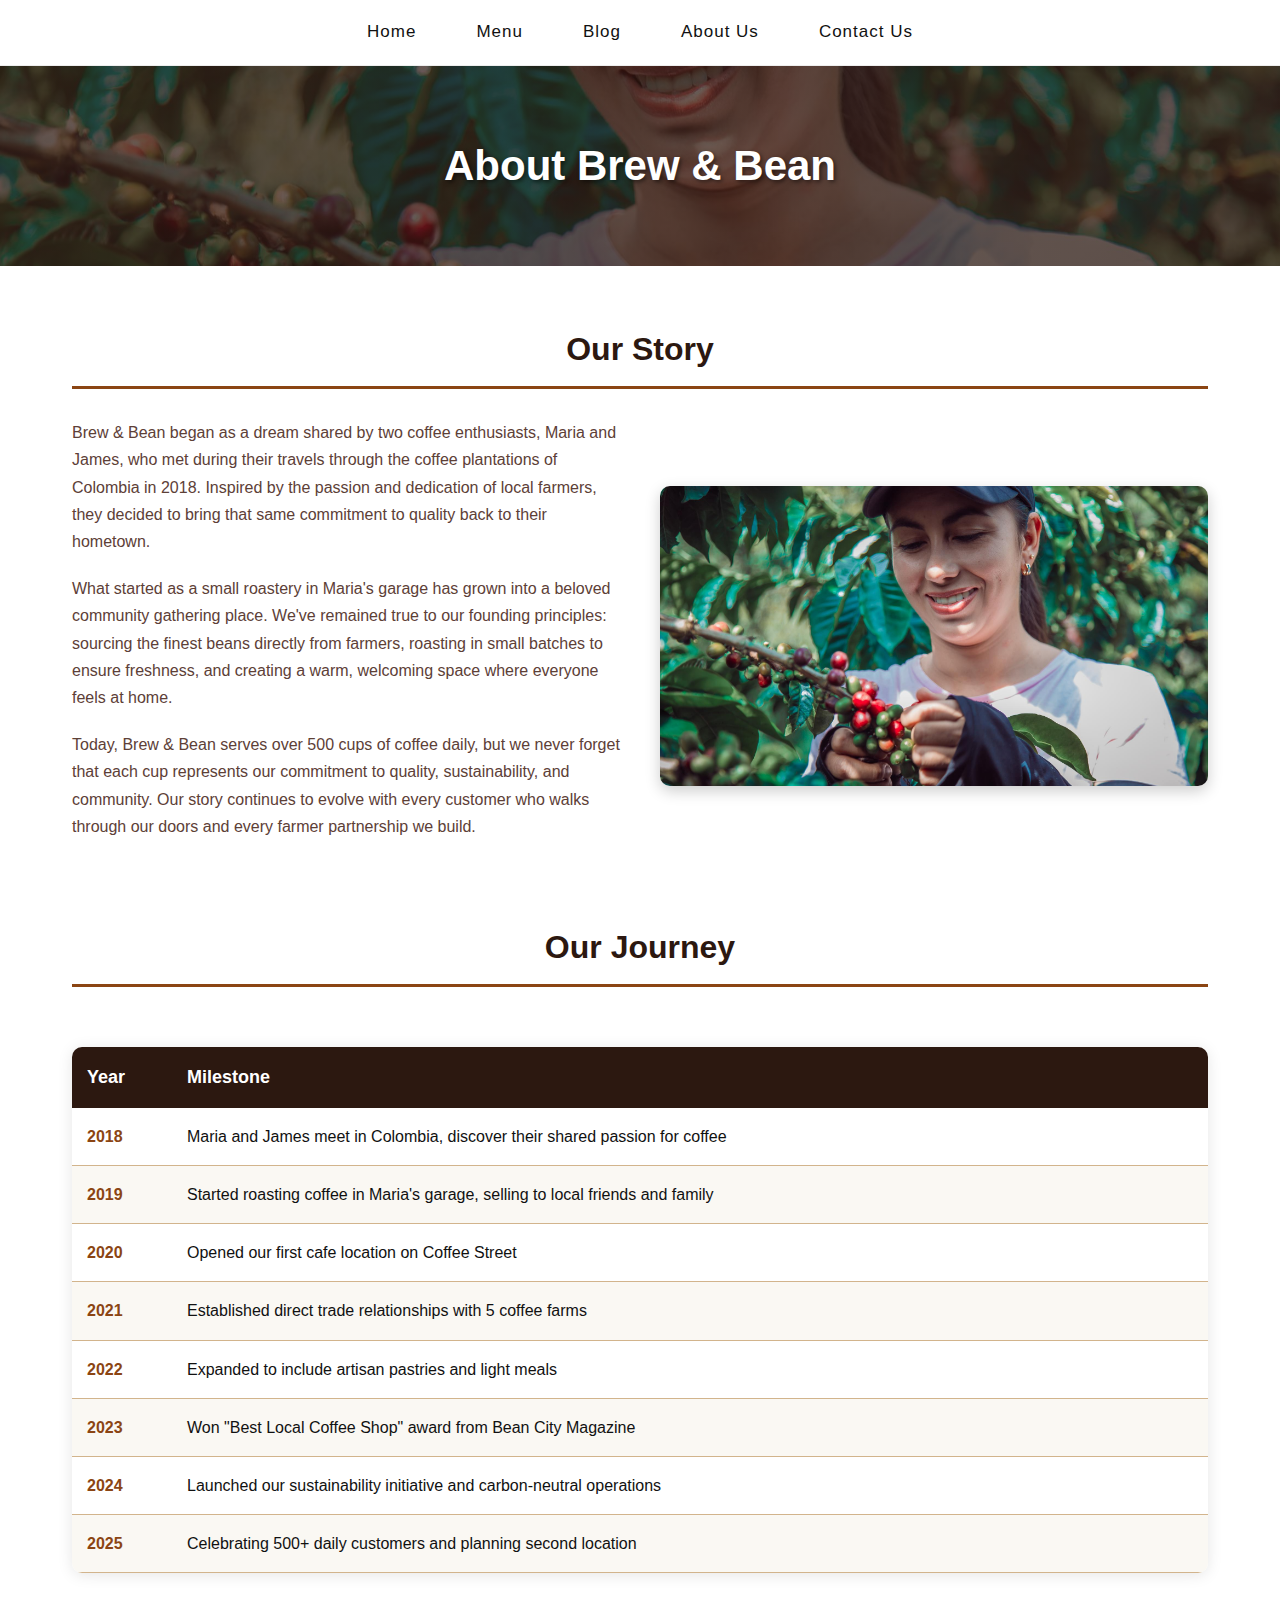
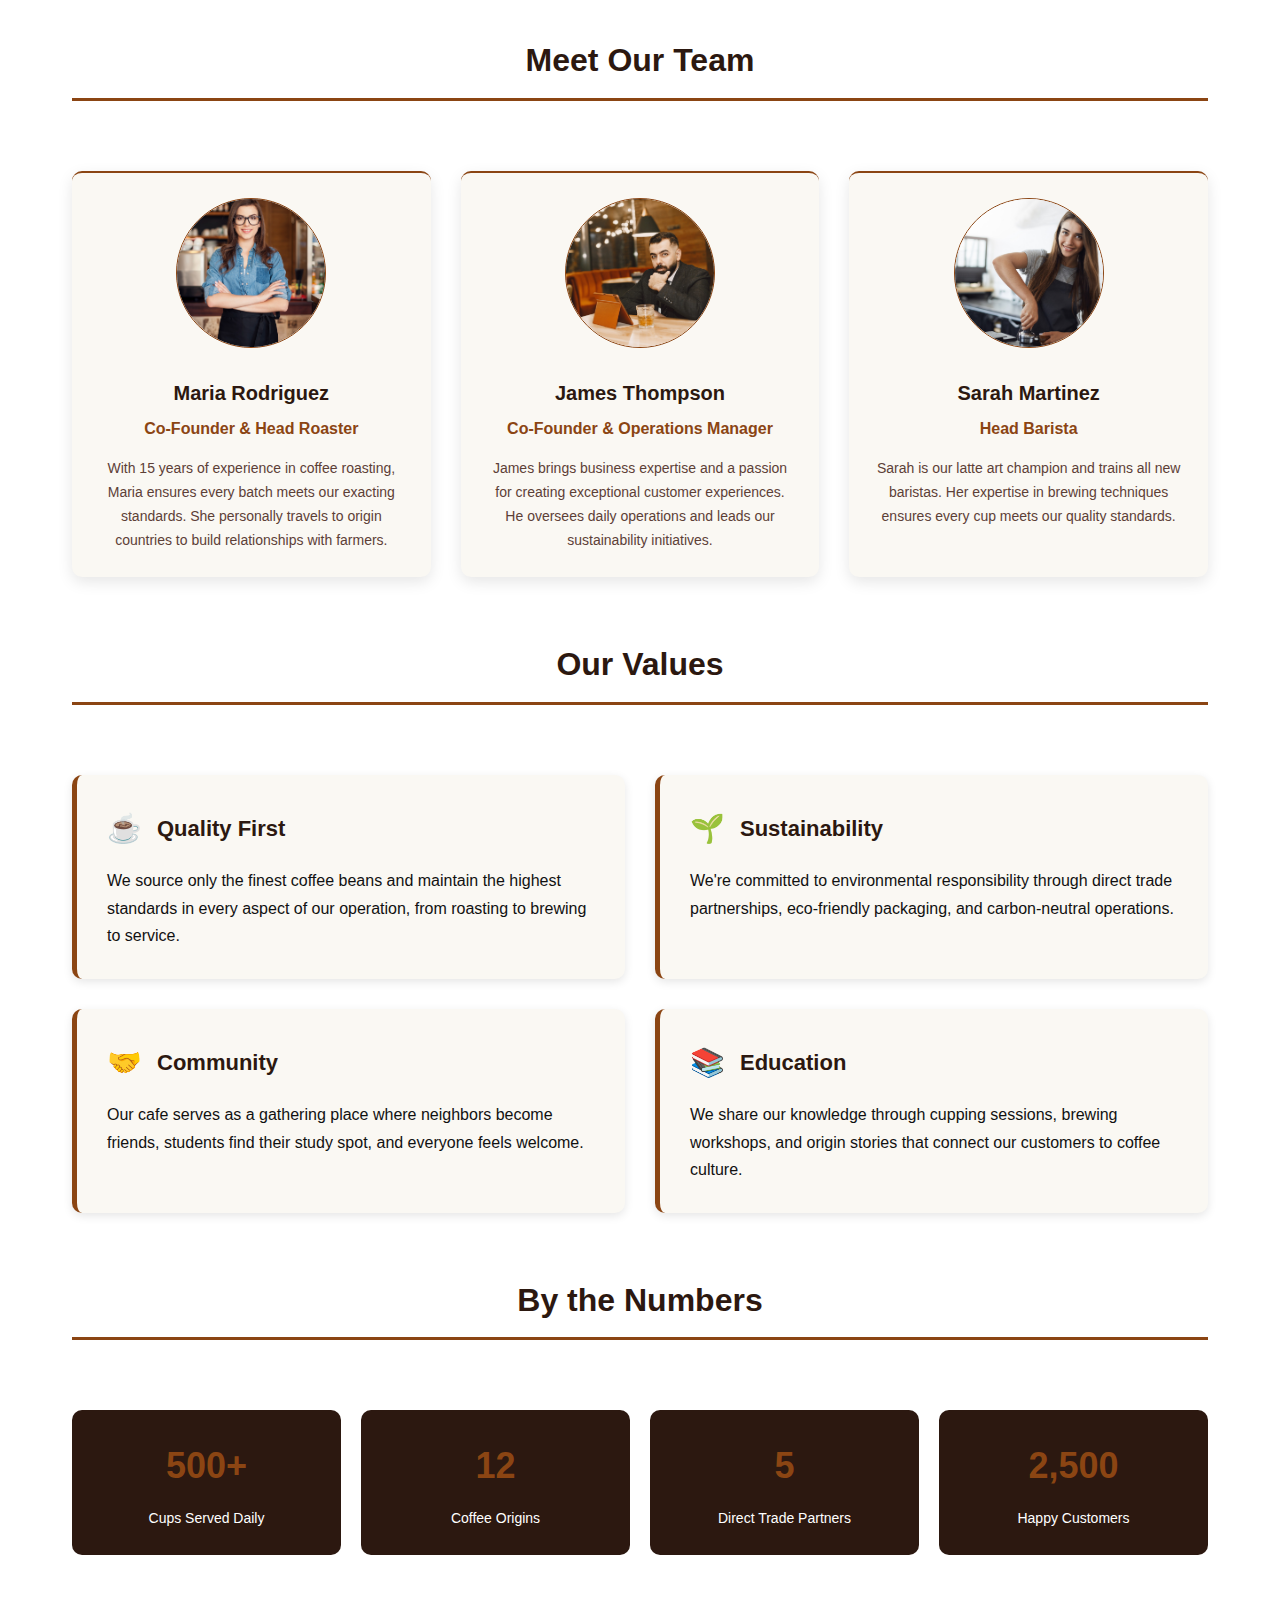
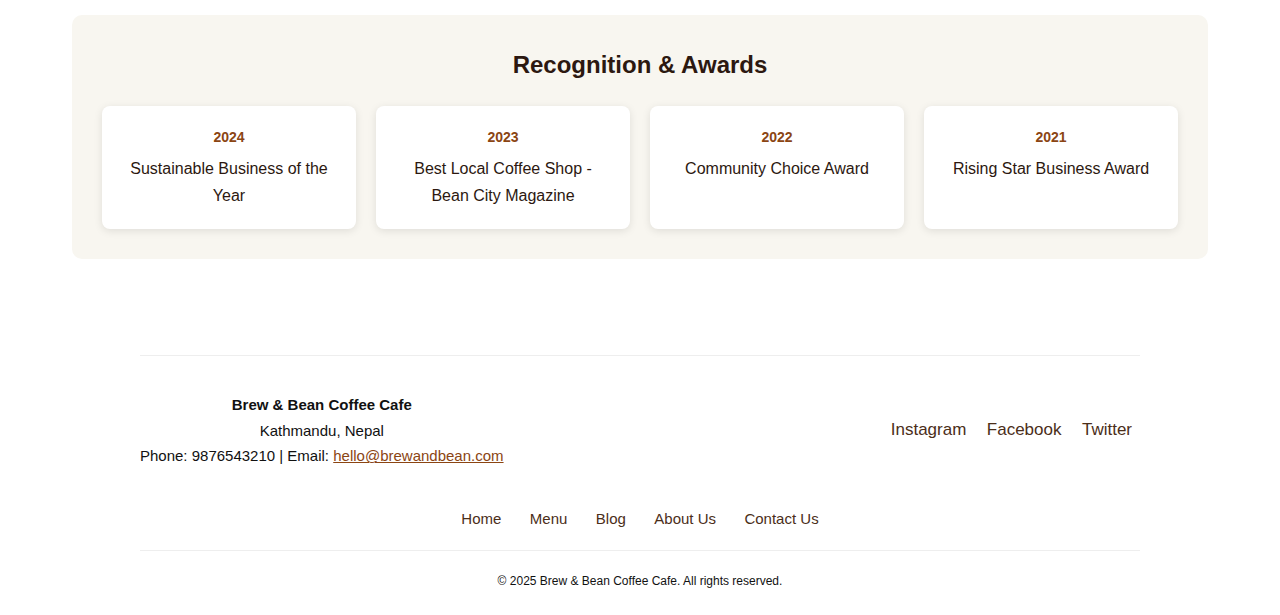
<file: about.html>
<!DOCTYPE html>
<html lang="en">
<head>
    <meta charset="UTF-8">
    <meta name="viewport" content="width=device-width, initial-scale=1.0">
    <title>About Us - Brew & Bean Coffee Cafe</title>
    <link rel="stylesheet" href="style.css">
    <style>
        .page-header {
            background: linear-gradient(rgba(44, 24, 16, 0.7), rgba(44, 24, 16, 0.7)), url('images/plantation.jpg');
            background-size: cover;
            background-position: center;
            height: 200px;
            display: flex;
            align-items: center;
            justify-content: center;
            color: white;
            text-align: center;
        }

        .page-header h1 {
            font-size: 42px;
            text-shadow: 2px 2px 4px rgba(0,0,0,0.5);
        }

        .main-content {
            padding: 56px 32px 56px 32px;
        }

        .section {
            margin-bottom: 60px;
        }

        .section h2 {
            font-size: 32px;
            color: #2c1810;
            text-align: center;
            margin-bottom: 30px;
            border-bottom: 3px solid #8b4513;
            padding-bottom: 10px;
            display: inline-block;
            width: 100%;
        }

        .story-section {
            display: grid;
            grid-template-columns: 1fr 1fr;
            gap: 40px;
            align-items: center;
            margin-bottom: 40px;
        }

        .story-text {
            font-size: 16px;
            color: #5d4037;
        }

        .story-text p {
            margin-bottom: 20px;
        }

        .story-image img {
            width: 100%;
            height: 300px;
            object-fit: cover;
            border-radius: 10px;
            box-shadow: 0 5px 15px rgba(0,0,0,0.2);
        }

        .team-grid {
            display: grid;
            grid-template-columns: repeat(3, 1fr);
            gap: 30px;
            margin-top: 40px;
        }

        .team-member {
            background: #faf8f3;
            padding: 25px;
            border-radius: 10px;
            text-align: center;
            box-shadow: 0 5px 15px rgba(0,0,0,0.1);
            border-top: 2px solid #8b4513;
        }

        .team-member img {
            width: 150px;
            height: 150px;
            border-radius: 50%;
            object-fit: cover;
            margin-bottom: 20px;
            border: 1px solid #8b4513;
        }

        .team-member h3 {
            font-size: 20px;
            color: #2c1810;
            margin-bottom: 5px;
        }

        .team-member .role {
            color: #8b4513;
            font-weight: bold;
            margin-bottom: 15px;
        }

        .team-member p {
            font-size: 14px;
            color: #5d4037;
        }

        .values-grid {
            display: grid;
            grid-template-columns: repeat(2, 1fr);
            gap: 30px;
            margin-top: 40px;
        }

        .value-card {
            background: #faf8f3;
            padding: 30px;
            border-radius: 10px;
            border-left: 5px solid #8b4513;
            box-shadow: 0 3px 10px rgba(0,0,0,0.1);
        }

        .value-card h3 {
            font-size: 22px;
            color: #2c1810;
            margin-bottom: 15px;
            display: flex;
            align-items: center;
        }

        .value-icon {
            font-size: 28px;
            margin-right: 15px;
            color: #8b4513;
        }

        .timeline-table {
            width: 100%;
            border-collapse: collapse;
            margin: 30px 0;
            box-shadow: 0 2px 15px rgba(0,0,0,0.1);
            border-radius: 10px;
            overflow: hidden;
        }

        .timeline-table th {
            background-color: #2c1810;
            color: white;
            padding: 15px;
            text-align: left;
            font-size: 18px;
        }

        .timeline-table td {
            padding: 15px;
            border-bottom: 1px solid #d2b48c;
        }

        .timeline-table tr:nth-child(even) {
            background-color: #faf8f3;
        }

        .timeline-table .year {
            font-weight: bold;
            color: #8b4513;
            width: 100px;
        }

        .awards {
            background: #f8f6f0;
            padding: 30px;
            border-radius: 10px;
            margin: 40px 0;
            text-align: center;
        }

        .awards h3 {
            color: #2c1810;
            margin-bottom: 20px;
            font-size: 24px;
        }

        .awards-list {
            display: flex;
            justify-content: space-around;
            flex-wrap: wrap;
            gap: 20px;
        }

        .award {
            background: white;
            padding: 20px;
            border-radius: 8px;
            box-shadow: 0 2px 8px rgba(0,0,0,0.1);
            flex: 1;
            min-width: 200px;
        }

        .award-year {
            color: #8b4513;
            font-weight: bold;
            font-size: 14px;
        }

        .award-title {
            color: #2c1810;
            font-size: 16px;
            margin-top: 5px;
        }

        .stats {
            display: grid;
            grid-template-columns: repeat(4, 1fr);
            gap: 20px;
            margin: 40px 0;
        }

        .stat {
            background: #2c1810;
            color: white;
            padding: 25px;
            border-radius: 10px;
            text-align: center;
        }

        .stat-number {
            font-size: 36px;
            font-weight: bold;
            color: #8b4513;
            display: block;
        }

        .stat-label {
            font-size: 14px;
            margin-top: 10px;
        }

    </style>
</head>
<body>
    <div class="container">
        <nav>
            <ul>
                <li><a href="index.html">Home</a></li>
                <li><a href="menu.html">Menu</a></li>
                <li><a href="blog.html">Blog</a></li>
                <li><a href="about.html" class="current">About Us</a></li>
                <li><a href="contact.html">Contact Us</a></li>
            </ul>
        </nav>

        <section class="page-header">
            <h1>About Brew & Bean</h1>
        </section>
        <main class="main-content" style="width: 1200px; margin: 0 auto;">
            <section class="section">
                <h2>Our Story</h2>
                <div class="story-section">
                    <div class="story-text">
                        <p>Brew & Bean began as a dream shared by two coffee enthusiasts, Maria and James, who met during their travels through the coffee plantations of Colombia in 2018. Inspired by the passion and dedication of local farmers, they decided to bring that same commitment to quality back to their hometown.</p>
                        <p>What started as a small roastery in Maria's garage has grown into a beloved community gathering place. We've remained true to our founding principles: sourcing the finest beans directly from farmers, roasting in small batches to ensure freshness, and creating a warm, welcoming space where everyone feels at home.</p>
                        <p>Today, Brew & Bean serves over 500 cups of coffee daily, but we never forget that each cup represents our commitment to quality, sustainability, and community. Our story continues to evolve with every customer who walks through our doors and every farmer partnership we build.</p>
                    </div>
                    <div class="story-image">
                        <img src="images/plantation.jpg" alt="plantation" style="">
                    </div>
                </div>
            </section>

            <section class="section">
                <h2>Our Journey</h2>
                <table class="timeline-table">
                    <thead>
                        <tr>
                            <th>Year</th>
                            <th>Milestone</th>
                        </tr>
                    </thead>
                    <tbody>
                        <tr>
                            <td class="year">2018</td>
                            <td>Maria and James meet in Colombia, discover their shared passion for coffee</td>
                        </tr>
                        <tr>
                            <td class="year">2019</td>
                            <td>Started roasting coffee in Maria's garage, selling to local friends and family</td>
                        </tr>
                        <tr>
                            <td class="year">2020</td>
                            <td>Opened our first cafe location on Coffee Street</td>
                        </tr>
                        <tr>
                            <td class="year">2021</td>
                            <td>Established direct trade relationships with 5 coffee farms</td>
                        </tr>
                        <tr>
                            <td class="year">2022</td>
                            <td>Expanded to include artisan pastries and light meals</td>
                        </tr>
                        <tr>
                            <td class="year">2023</td>
                            <td>Won "Best Local Coffee Shop" award from Bean City Magazine</td>
                        </tr>
                        <tr>
                            <td class="year">2024</td>
                            <td>Launched our sustainability initiative and carbon-neutral operations</td>
                        </tr>
                        <tr>
                            <td class="year">2025</td>
                            <td>Celebrating 500+ daily customers and planning second location</td>
                        </tr>
                    </tbody>
                </table>
            </section>

            <section class="section">
                <h2>Meet Our Team</h2>
                <div class="team-grid">
                    <div class="team-member">
                        <img src="images/founder.jpg" alt="Maria Rodriguez">
                        <h3>Maria Rodriguez</h3>
                        <div class="role">Co-Founder & Head Roaster</div>
                        <p>With 15 years of experience in coffee roasting, Maria ensures every batch meets our exacting standards. She personally travels to origin countries to build relationships with farmers.</p>
                    </div>
                    <div class="team-member">
                        <img src="images/co-founder.jpg" alt="James Thompson">
                        <h3>James Thompson</h3>
                        <div class="role">Co-Founder & Operations Manager</div>
                        <p>James brings business expertise and a passion for creating exceptional customer experiences. He oversees daily operations and leads our sustainability initiatives.</p>
                    </div>
                    <div class="team-member">
                        <img src="images/barista.jpg" alt="Sarah Martinez">
                        <h3>Sarah Martinez</h3>
                        <div class="role">Head Barista</div>
                        <p>Sarah is our latte art champion and trains all new baristas. Her expertise in brewing techniques ensures every cup meets our quality standards.</p>
                    </div>  
                </div>
            </section>

            <section class="section">
                <h2>Our Values</h2>
                <div class="values-grid">
                    <div class="value-card">
                        <h3><span class="value-icon">☕</span>Quality First</h3>
                        <p>We source only the finest coffee beans and maintain the highest standards in every aspect of our operation, from roasting to brewing to service.</p>
                    </div>
                    <div class="value-card">
                        <h3><span class="value-icon">🌱</span>Sustainability</h3>
                        <p>We're committed to environmental responsibility through direct trade partnerships, eco-friendly packaging, and carbon-neutral operations.</p>
                    </div>
                    <div class="value-card">
                        <h3><span class="value-icon">🤝</span>Community</h3>
                        <p>Our cafe serves as a gathering place where neighbors become friends, students find their study spot, and everyone feels welcome.</p>
                    </div>
                    <div class="value-card">
                        <h3><span class="value-icon">📚</span>Education</h3>
                        <p>We share our knowledge through cupping sessions, brewing workshops, and origin stories that connect our customers to coffee culture.</p>
                    </div>
                </div>
            </section>

            <section class="section">
                <h2>By the Numbers</h2>
                <div class="stats">
                    <div class="stat">
                        <span class="stat-number">500+</span>
                        <div class="stat-label">Cups Served Daily</div>
                    </div>
                    <div class="stat">
                        <span class="stat-number">12</span>
                        <div class="stat-label">Coffee Origins</div>
                    </div>
                    <div class="stat">
                        <span class="stat-number">5</span>
                        <div class="stat-label">Direct Trade Partners</div>
                    </div>
                    <div class="stat">
                        <span class="stat-number">2,500</span>
                        <div class="stat-label">Happy Customers</div>
                    </div>
                </div>
            </section>

            <section class="awards">
                <h3>Recognition & Awards</h3>
                <div class="awards-list">
                    <div class="award">
                        <div class="award-year">2024</div>
                        <div class="award-title">Sustainable Business of the Year</div>
                    </div>
                    <div class="award">
                        <div class="award-year">2023</div>
                        <div class="award-title">Best Local Coffee Shop - Bean City Magazine</div>
                    </div>
                    <div class="award">
                        <div class="award-year">2022</div>
                        <div class="award-title">Community Choice Award</div>
                    </div>
                    <div class="award">
                        <div class="award-year">2021</div>
                        <div class="award-title">Rising Star Business Award</div>
                    </div>
                </div>
            </section>
        </main>
        <footer style="width: 1000px; margin: 0 auto;">
            <div class="footer-content">
                <div class="footer-info">
                    <strong>Brew & Bean Coffee Cafe</strong><br>
                    Kathmandu, Nepal<br>
                    Phone: 9876543210 | Email: <a href="mailto:hello@brewandbean.com" style="color: #8b4513;">hello@brewandbean.com</a>
                </div>
                <div class="external-links">
                    <a href="https://www.instagram.com" target="_blank">Instagram</a>
                    <a href="https://www.facebook.com" target="_blank">Facebook</a>
                    <a href="https://www.twitter.com" target="_blank">Twitter</a>
                </div>
            </div>
            <nav class="footer-nav">
                <a href="index.html">Home</a>
                <a href="menu.html">Menu</a>
                <a href="blog.html">Blog</a>
                <a href="about.html">About Us</a>
                <a href="contact.html">Contact Us</a>
            </nav>
            <p style="margin-top: 20px; font-size: 12px;">&copy; 2025 Brew & Bean Coffee Cafe. All rights reserved.</p>
        </footer>
    </div>
</body>
</html>
</file>
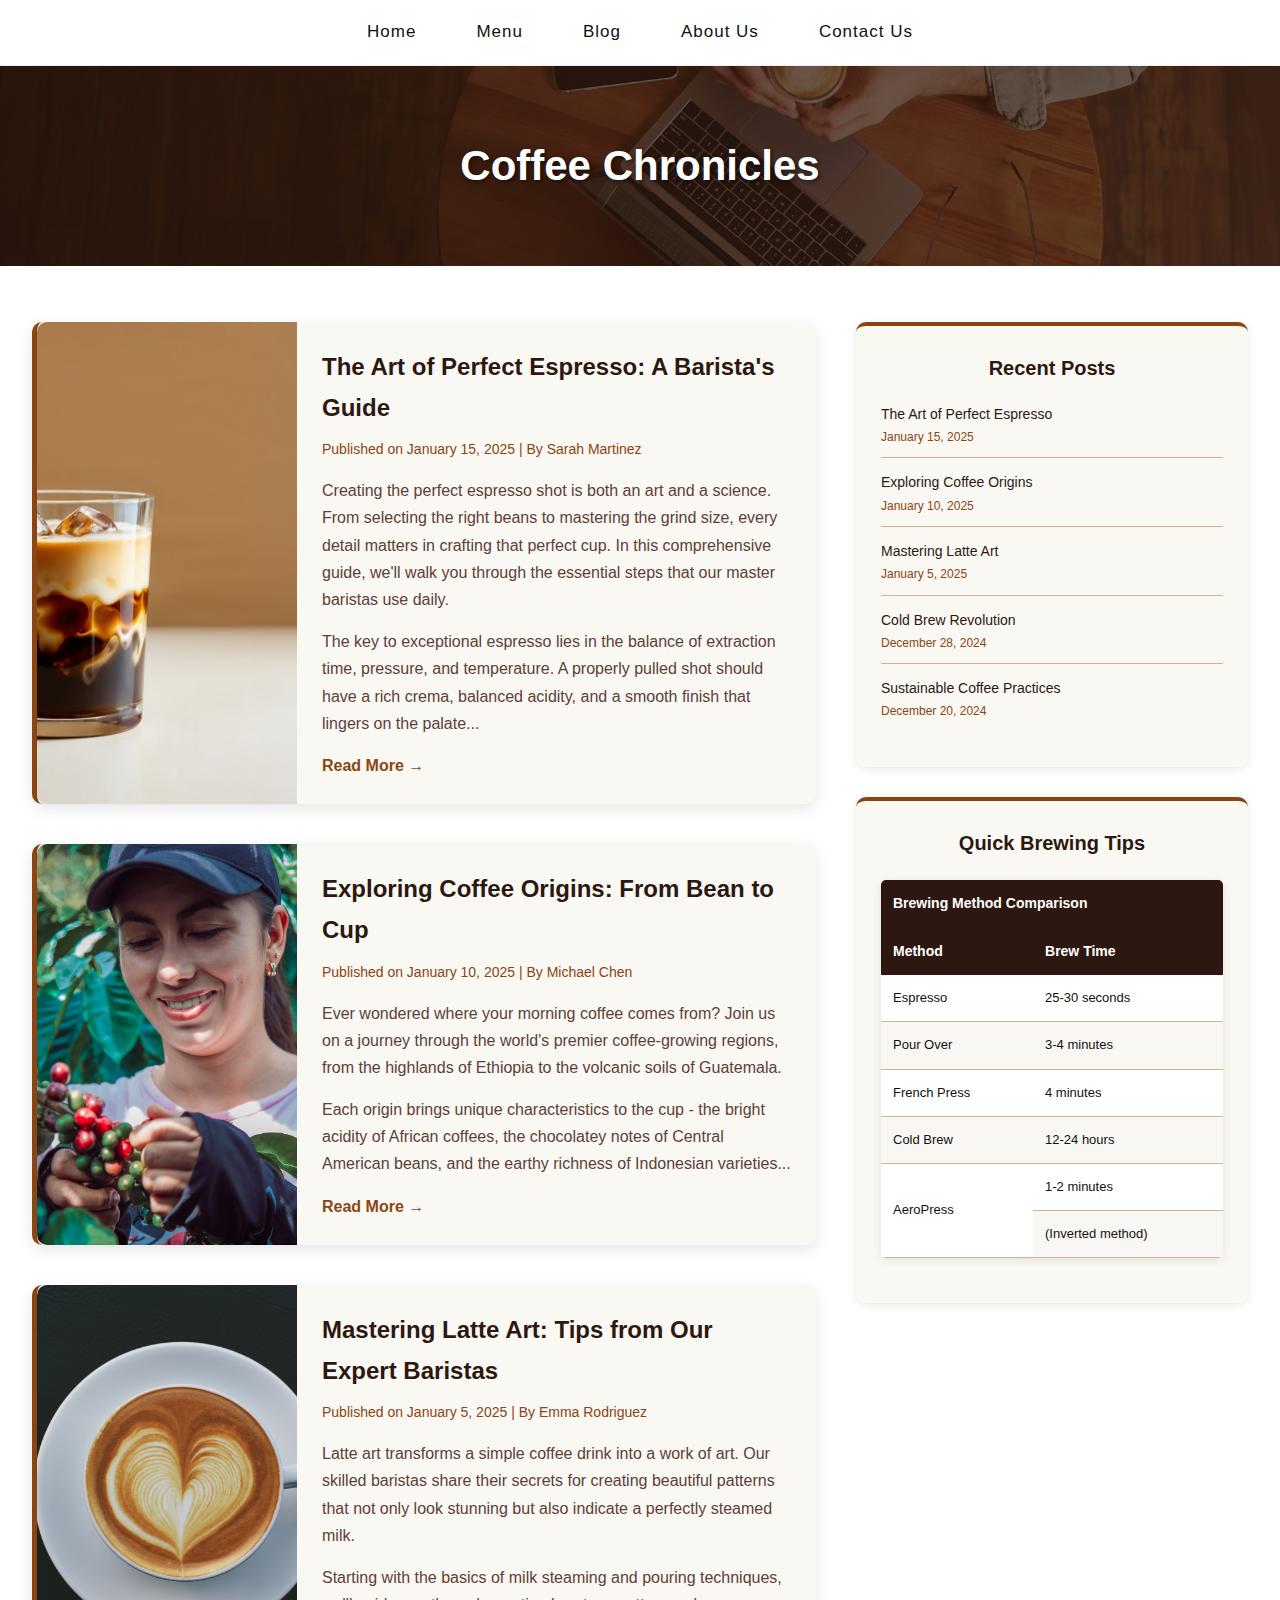
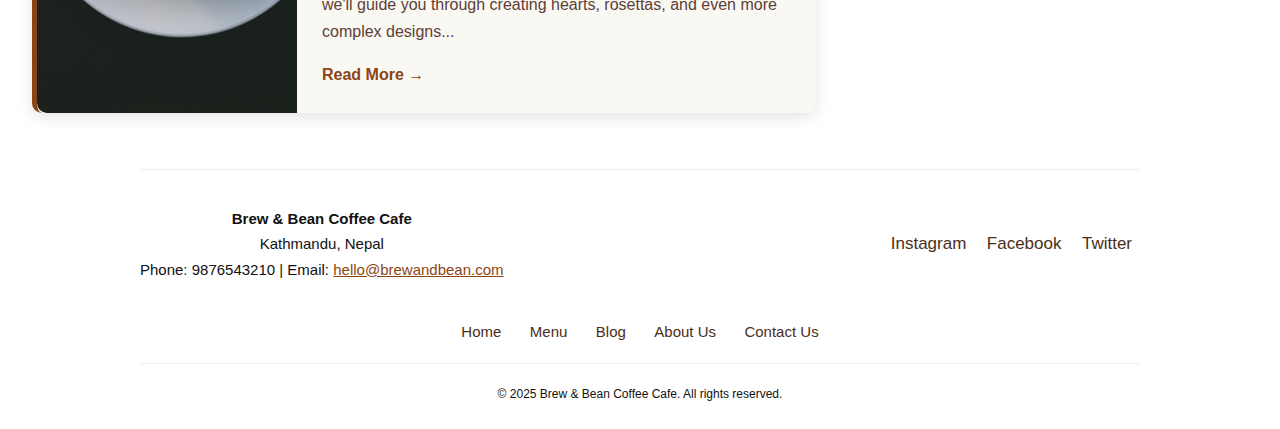
<file: blog.html>
<!DOCTYPE html>
<html lang="en">
<head>
    <meta charset="UTF-8">
    <meta name="viewport" content="width=device-width, initial-scale=1.0">
    <title>Blog - Brew & Bean Coffee Cafe</title>
    <link rel="stylesheet" href="style.css">
    <style>
        .page-header {
            background: linear-gradient(rgba(44, 24, 16, 0.7), rgba(44, 24, 16, 0.7)), url('images/blog-header.jpg');
            background-size: cover;
            background-position: center;
            height: 200px;
            display: flex;
            align-items: center;
            justify-content: center;
            color: white;
            text-align: center;
        }

        .page-header h1 {
            font-size: 42px;
            text-shadow: 2px 2px 4px rgba(0,0,0,0.5);
        }

        .main-content {
            padding: 56px 32px 56px 32px;
        }

        .blog-grid {
            display: grid;
            grid-template-columns: 2fr 1fr;
            gap: 40px;
        }

        .blog-posts {
            display: flex;
            flex-direction: column;
            gap: 40px;
        }

        .blog-post {
            background: #faf8f3;
            border-radius: 10px;
            overflow: hidden;
            box-shadow: 0 5px 15px rgba(0,0,0,0.1);
            border-left: 5px solid #8b4513;
            display: flex;
            flex-direction: row;
            align-items: stretch;
            gap: 0;
        }

        .blog-post img {
            width: 260px;
            height: 100%;
            object-fit: cover;
            border-radius: 10px 0 0 10px;
            flex-shrink: 0;
        }

        .blog-post-content {
            padding: 25px;
            display: flex;
            flex-direction: column;
            justify-content: center;
        }

        .blog-post h2 {
            font-size: 24px;
            color: #2c1810;
            margin-bottom: 10px;
        }

        .blog-meta {
            color: #8b4513;
            font-size: 14px;
            margin-bottom: 15px;
        }

        .blog-post p {
            color: #5d4037;
            margin-bottom: 15px;
        }

        .read-more {
            color: #8b4513;
            text-decoration: none;
            font-weight: bold;
            transition: color 0.3s ease;
        }

        .read-more:hover {
            color: #2c1810;
            text-decoration: underline;
        }

        .sidebar {
            display: flex;
            flex-direction: column;
            gap: 30px;
        }

        .sidebar-widget {
            background: #faf8f3;
            padding: 25px;
            border-radius: 10px;
            border-top: 4px solid #8b4513;
            box-shadow: 0 2px 10px rgba(0,0,0,0.1);
        }

        .sidebar-widget h3 {
            font-size: 20px;
            color: #2c1810;
            margin-bottom: 15px;
            text-align: center;
        }

        .recent-posts {
            list-style: none;
        }

        .recent-posts li {
            margin-bottom: 10px;
            padding-bottom: 10px;
            border-bottom: 1px solid #d2b48c;
        }

        .recent-posts li:last-child {
            border-bottom: none;
        }

        .recent-posts a {
            color: #2c1810;
            text-decoration: none;
            font-size: 14px;
        }

        .recent-posts a:hover {
            color: #8b4513;
        }

        .recent-posts .post-date {
            color: #8b4513;
            font-size: 12px;
        }

        .categories {
            list-style: none;
        }

        .categories li {
            margin-bottom: 8px;
        }

        .categories a {
            color: #2c1810;
            text-decoration: none;
            display: flex;
            justify-content: space-between;
            padding: 5px 0;
        }

        .categories a:hover {
            color: #8b4513;
        }

        .category-count {
            color: #8b4513;
            font-size: 12px;
        }

        .tips-table {
            width: 100%;
            border-collapse: collapse;
            margin: 20px 0;
            background: white;
            border-radius: 5px;
            overflow: hidden;
            box-shadow: 0 2px 10px rgba(0,0,0,0.1);
        }

        .tips-table th {
            background-color: #2c1810;
            color: white;
            padding: 12px;
            text-align: left;
            font-size: 14px;
        }

        .tips-table td {
            padding: 12px;
            border-bottom: 1px solid #d2b48c;
            font-size: 13px;
        }

        .tips-table tr:nth-child(even) {
            background-color: #f9f7f3;
        }
        .newsletter-form {
            text-align: center;
        }

        .newsletter-form input[type="email"] {
            width: 100%;
            padding: 10px;
            margin: 10px 0;
            border: 2px solid #d2b48c;
            border-radius: 5px;
            font-family: inherit;
        }

        .newsletter-form button {
            background-color: #8b4513;
            color: white;
            padding: 10px 20px;
            border: none;
            border-radius: 5px;
            cursor: pointer;
            font-family: inherit;
            font-weight: bold;
        }

        .newsletter-form button:hover {
            background-color: #a0522d;
        }

    </style>
</head>
<body>
    <div class="container">
        <nav>
            <ul>
                <li><a href="index.html">Home</a></li>
                <li><a href="menu.html">Menu</a></li>
                <li><a href="blog.html">Blog</a></li>
                <li><a href="about.html">About Us</a></li>
                <li><a href="contact.html">Contact Us</a></li>
            </ul>
        </nav>

        <section class="page-header">
            <h1>Coffee Chronicles</h1>
        </section>

        <main class="main-content">
            <div class="blog-grid">
                <div class="blog-posts">
                    <article class="blog-post">
                        <img src="images/espresso.jpg" alt="Perfect espresso shot">
                        <div class="blog-post-content">
                            <h2>The Art of Perfect Espresso: A Barista's Guide</h2>
                            <div class="blog-meta">Published on January 15, 2025 | By Sarah Martinez</div>
                            <p>Creating the perfect espresso shot is both an art and a science. From selecting the right beans to mastering the grind size, every detail matters in crafting that perfect cup. In this comprehensive guide, we'll walk you through the essential steps that our master baristas use daily.</p>
                            <p>The key to exceptional espresso lies in the balance of extraction time, pressure, and temperature. A properly pulled shot should have a rich crema, balanced acidity, and a smooth finish that lingers on the palate...</p>
                            <a href="#" class="read-more">Read More →</a>
                        </div>
                    </article>

                    <article class="blog-post">
                        <img src="images/plantation.jpg" alt="Coffee plantation">
                        <div class="blog-post-content">
                            <h2>Exploring Coffee Origins: From Bean to Cup</h2>
                            <div class="blog-meta">Published on January 10, 2025 | By Michael Chen</div>
                            <p>Ever wondered where your morning coffee comes from? Join us on a journey through the world's premier coffee-growing regions, from the highlands of Ethiopia to the volcanic soils of Guatemala.</p>
                            <p>Each origin brings unique characteristics to the cup - the bright acidity of African coffees, the chocolatey notes of Central American beans, and the earthy richness of Indonesian varieties...</p>
                            <a href="#" class="read-more">Read More →</a>
                        </div>
                    </article>

                    <article class="blog-post">
                        <img src="images/latte.jpg" alt="Beautiful latte art">
                        <div class="blog-post-content">
                            <h2>Mastering Latte Art: Tips from Our Expert Baristas</h2>
                            <div class="blog-meta">Published on January 5, 2025 | By Emma Rodriguez</div>
                            <p>Latte art transforms a simple coffee drink into a work of art. Our skilled baristas share their secrets for creating beautiful patterns that not only look stunning but also indicate a perfectly steamed milk.</p>
                            <p>Starting with the basics of milk steaming and pouring techniques, we'll guide you through creating hearts, rosettas, and even more complex designs...</p>
                            <a href="#" class="read-more">Read More →</a>
                        </div>
                    </article>
                </div>

                <aside class="sidebar">
                    <div class="sidebar-widget">
                        <h3>Recent Posts</h3>
                        <ul class="recent-posts">
                            <li>
                                <a href="#">The Art of Perfect Espresso</a>
                                <div class="post-date">January 15, 2025</div>
                            </li>
                            <li>
                                <a href="#">Exploring Coffee Origins</a>
                                <div class="post-date">January 10, 2025</div>
                            </li>
                            <li>
                                <a href="#">Mastering Latte Art</a>
                                <div class="post-date">January 5, 2025</div>
                            </li>
                            <li>
                                <a href="#">Cold Brew Revolution</a>
                                <div class="post-date">December 28, 2024</div>
                            </li>
                            <li>
                                <a href="#">Sustainable Coffee Practices</a>
                                <div class="post-date">December 20, 2024</div>
                            </li>
                        </ul>
                    </div>

                    <div class="sidebar-widget">
                        <h3>Quick Brewing Tips</h3>
                        <table class="tips-table">
                            <tr>
                                <th colspan="2">Brewing Method Comparison</th>
                            </tr>
                            <tr>
                                <th>Method</th>
                                <th>Brew Time</th>
                            </tr>
                            <tr>
                                <td>Espresso</td>
                                <td>25-30 seconds</td>
                            </tr>
                            <tr>
                                <td>Pour Over</td>
                                <td>3-4 minutes</td>
                            </tr>
                            <tr>
                                <td>French Press</td>
                                <td>4 minutes</td>
                            </tr>
                            <tr>
                                <td>Cold Brew</td>
                                <td>12-24 hours</td>
                            </tr>
                            <tr>
                                <td rowspan="2">AeroPress</td>
                                <td>1-2 minutes</td>
                            </tr>
                            <tr>
                                <td>(Inverted method)</td>
                            </tr>
                        </table>
                    </div>
                </aside>
            </div>
        </main>

        <footer style="width: 1000px; margin: 0 auto;">
            <div class="footer-content">
                <div class="footer-info">
                    <strong>Brew & Bean Coffee Cafe</strong><br>
                    Kathmandu, Nepal<br>
                    Phone: 9876543210 | Email: <a href="mailto:hello@brewandbean.com" style="color: #8b4513;">hello@brewandbean.com</a>
                </div>
                <div class="external-links">
                    <a href="https://www.instagram.com" target="_blank">Instagram</a>
                    <a href="https://www.facebook.com" target="_blank">Facebook</a>
                    <a href="https://www.twitter.com" target="_blank">Twitter</a>
                </div>
            </div>
            <nav class="footer-nav">
                <a href="index.html">Home</a>
                <a href="menu.html">Menu</a>
                <a href="blog.html">Blog</a>
                <a href="about.html">About Us</a>
                <a href="contact.html">Contact Us</a>
            </nav>
            <p style="margin-top: 20px; font-size: 12px;">&copy; 2025 Brew & Bean Coffee Cafe. All rights reserved.</p>
        </footer>
    </div>
</body>
</html>
</file>
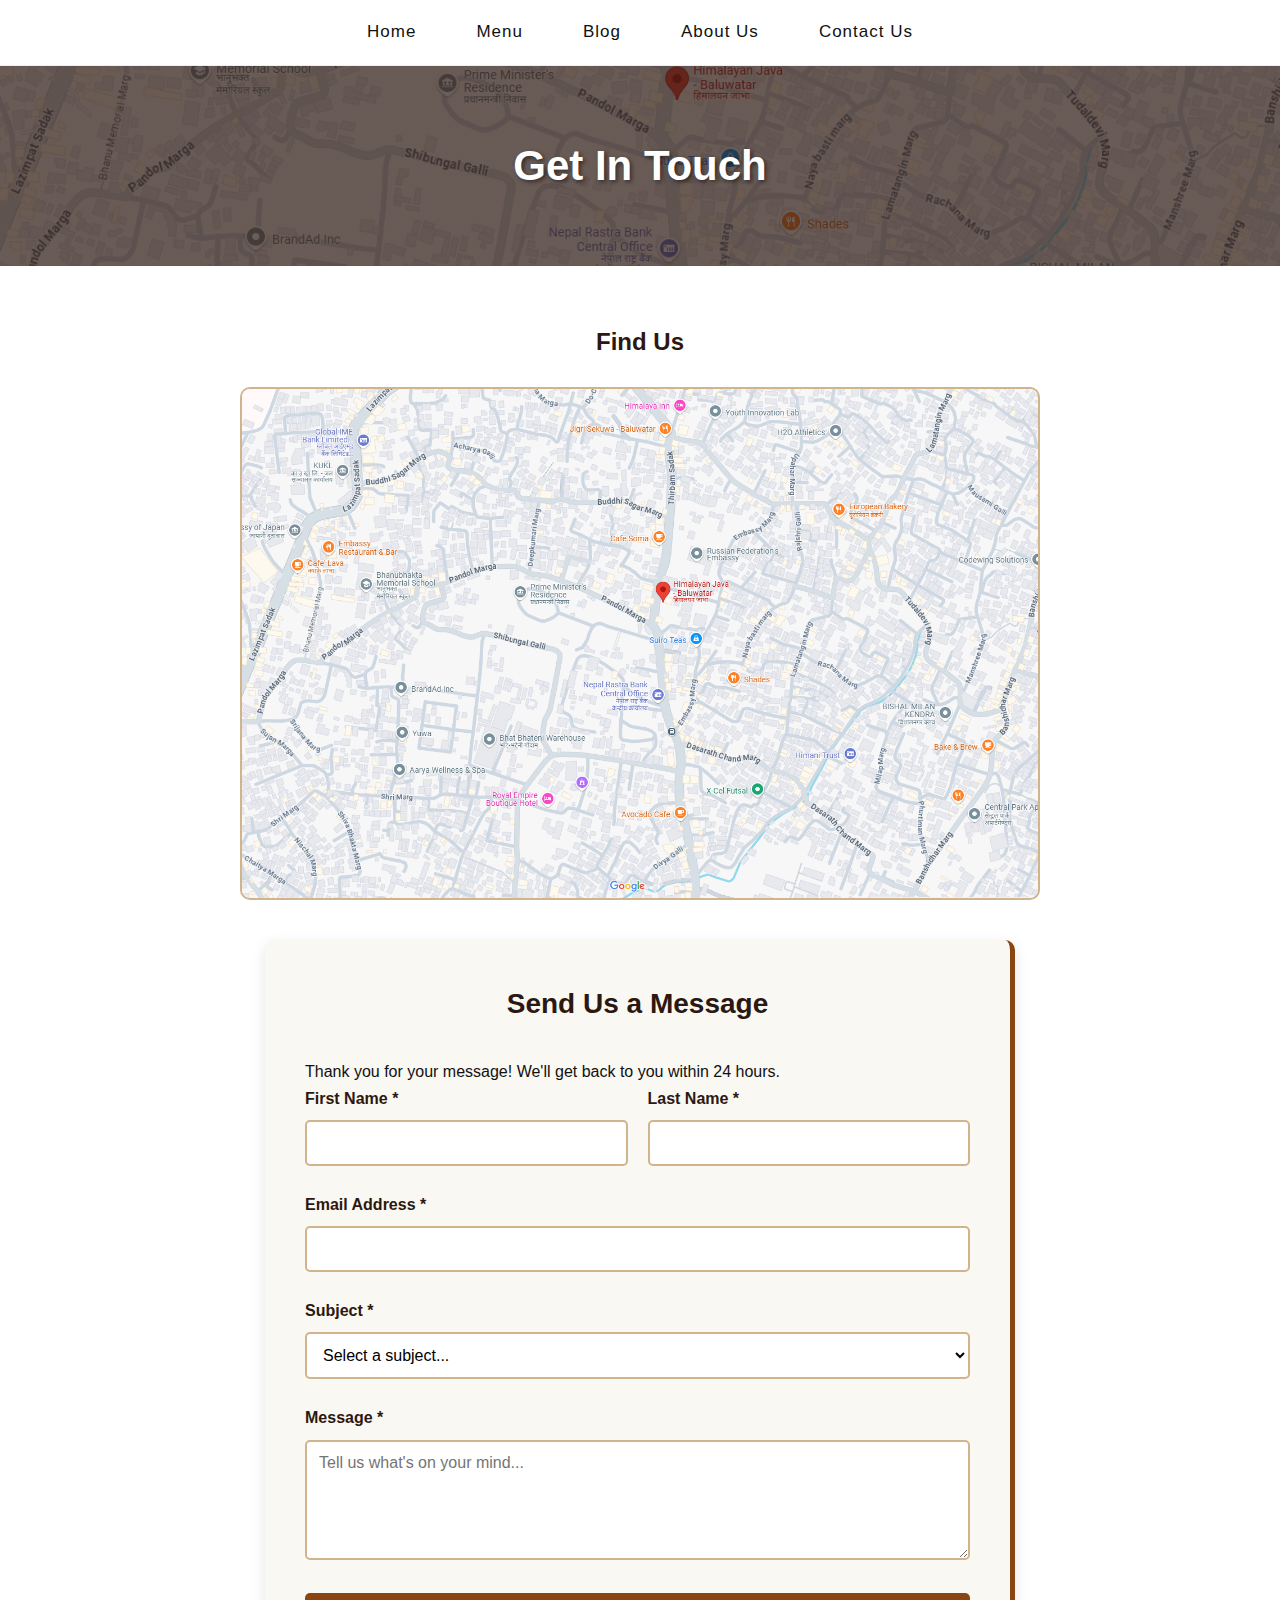
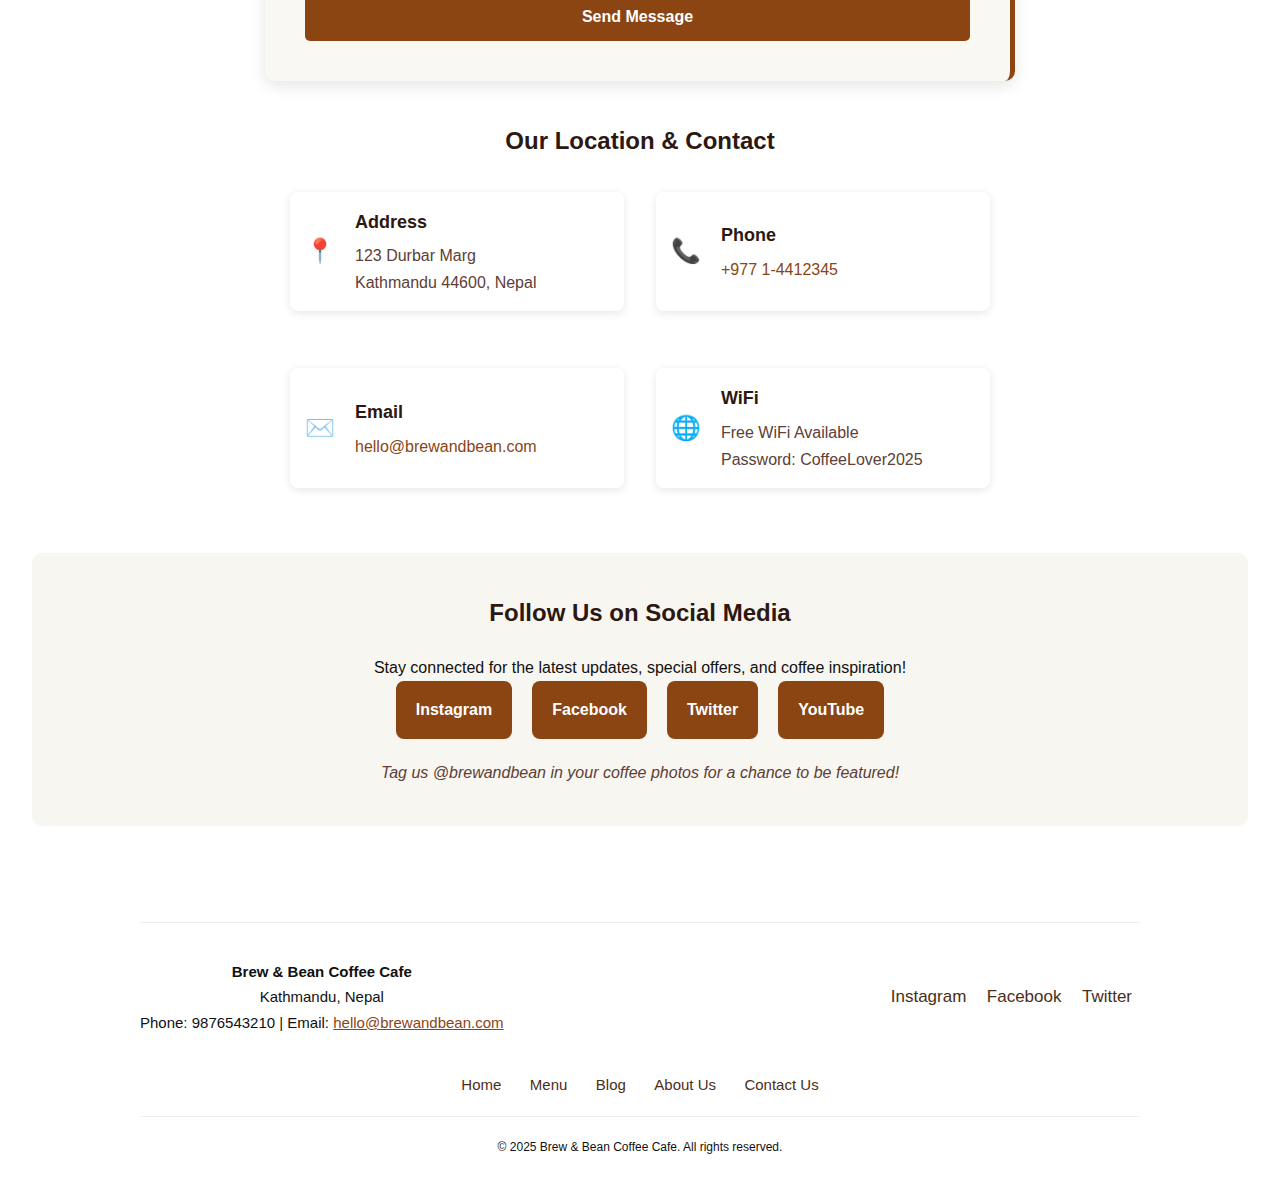
<file: contact.html>
<!DOCTYPE html>
<html lang="en">
<head>
    <meta charset="UTF-8">
    <meta name="viewport" content="width=device-width, initial-scale=1.0">
    <title>Contact Us - Brew & Bean Coffee Cafe</title>
    <link rel="stylesheet" href="style.css">
    <style>

        .page-header {
            background: linear-gradient(rgba(44, 24, 16, 0.7), rgba(44, 24, 16, 0.7)), url('images/map.png');
            background-size: cover;
            background-position: center;
            height: 200px;
            display: flex;
            align-items: center;
            justify-content: center;
            color: white;
            text-align: center;
        }

        .page-header h1 {
            font-size: 42px;
            text-shadow: 2px 2px 4px rgba(0,0,0,0.5);
        }

        .main-content {
            padding: 56px 32px 56px 32px;
        }

        .contact-grid {
            display: grid;
            grid-template-columns: 1fr 1fr;
            gap: 60px;
            margin-bottom: 60px;
        }

        .contact-info {
            background: #faf8f3;
            padding: 40px;
            border-radius: 10px;
            box-shadow: 0 5px 15px rgba(0,0,0,0.1);
            border-left: 5px solid #8b4513;
        }

        .contact-info h2 {
            color: #2c1810;
            font-size: 28px;
            margin-bottom: 30px;
            text-align: center;
        }

        .info-item {
            display: flex;
            align-items: center;
            margin-bottom: 25px;
            padding: 15px;
            background: white;
            border-radius: 8px;
            box-shadow: 0 2px 8px rgba(0,0,0,0.1);
        }

        .info-icon {
            font-size: 24px;
            color: #8b4513;
            margin-right: 20px;
            width: 30px;
            text-align: center;
        }

        .info-details h3 {
            color: #2c1810;
            font-size: 18px;
            margin-bottom: 5px;
        }

        .info-details p {
            color: #5d4037;
            font-size: 16px;
        }

        .info-details a {
            color: #8b4513;
            text-decoration: none;
        }

        .info-details a:hover {
            text-decoration: underline;
        }

        .contact-form {
            background: #faf8f3;
            padding: 40px;
            border-radius: 10px;
            box-shadow: 0 5px 15px rgba(0,0,0,0.1);
            border-right: 5px solid #8b4513;
        }

        .contact-form h2 {
            color: #2c1810;
            font-size: 28px;
            margin-bottom: 30px;
            text-align: center;
        }

        .form-group {
            margin-bottom: 25px;
        }

        .form-group label {
            display: block;
            color: #2c1810;
            font-weight: bold;
            margin-bottom: 8px;
            font-size: 16px;
        }

        .form-group input,
        .form-group textarea,
        .form-group select {
            width: 100%;
            padding: 12px;
            border: 2px solid #d2b48c;
            border-radius: 5px;
            font-family: inherit;
            font-size: 16px;
            background-color: white;
            transition: border-color 0.3s ease;
        }

        .form-group input:focus,
        .form-group textarea:focus,
        .form-group select:focus {
            outline: none;
            border-color: #8b4513;
        }

        .form-group textarea {
            height: 120px;
            resize: vertical;
        }

        .form-row {
            display: grid;
            grid-template-columns: 1fr 1fr;
            gap: 20px;
        }

        .submit-btn {
            background-color: #8b4513;
            color: white;
            padding: 15px 30px;
            border: none;
            border-radius: 5px;
            font-family: inherit;
            font-size: 16px;
            font-weight: bold;
            cursor: pointer;
            transition: background-color 0.3s ease;
            width: 100%;
        }

        .submit-btn:hover {
            background-color: #a0522d;
        }

        .hours-section {
            margin: 60px 0;
        }

        .hours-section h2 {
            color: #2c1810;
            font-size: 32px;
            text-align: center;
            margin-bottom: 30px;
            border-bottom: 3px solid #8b4513;
            padding-bottom: 10px;
        }

        .hours-table {
            width: 100%;
            max-width: 600px;
            margin: 0 auto;
            border-collapse: collapse;
            box-shadow: 0 2px 15px rgba(0,0,0,0.1);
            border-radius: 10px;
            overflow: hidden;
            background: white;
        }

        .hours-table th {
            background-color: #2c1810;
            color: white;
            padding: 20px;
            text-align: left;
            font-size: 18px;
        }

        .hours-table td {
            padding: 18px 20px;
            border-bottom: 1px solid #d2b48c;
            font-size: 16px;
        }

        .hours-table tr:nth-child(even) {
            background-color: #faf8f3;
        }

        .day {
            font-weight: bold;
            color: #2c1810;
            width: 40%;
        }

        .time {
            color: #5d4037;
        }

        .closed {
            color: #8b4513;
            font-style: italic;
        }

        .map-section {
            margin: 60px 0;
        }

        .map-section h2 {
            color: #2c1810;
            font-size: 32px;
            text-align: center;
            margin-bottom: 30px;
            border-bottom: 3px solid #8b4513;
            padding-bottom: 10px;
        }

        .map-container {
            height: 400px;
            background: #e8e8e8;
            border-radius: 10px;
            display: flex;
            align-items: center;
            justify-content: center;
            font-size: 18px;
            color: #666;
            border: 2px solid #d2b48c;
        }

        .social-section {
            background: #f8f6f0;
            padding: 40px;
            border-radius: 10px;
            text-align: center;
            margin: 40px 0;
        }

        .social-section h3 {
            color: #2c1810;
            font-size: 24px;
            margin-bottom: 20px;
        }

        .social-links {
            display: flex;
            justify-content: center;
            gap: 20px;
            margin-bottom: 20px;
        }

        .social-link {
            display: inline-block;
            padding: 15px 20px;
            background: #8b4513;
            color: white;
            text-decoration: none;
            border-radius: 8px;
            font-weight: bold;
            transition: background-color 0.3s ease;
        }

        .social-link:hover {
            background-color: #a0522d;
        }

        .coffee-decoration {
            text-align: center;
            margin: 40px 0;
        }

        .coffee-decoration::before,
        .coffee-decoration::after {
            content: "☕";
            font-size: 24px;
            color: #8b4513;
            margin: 0 20px;
        }

        .location-details-grid {
            display: grid;
            grid-template-columns: 1fr 1fr;
            gap: 32px;
            max-width: 700px;
            margin: 0 auto;
        }

        .map-wrapper {
            display: flex;
            flex-direction: column;
            align-items: center;
            width: 100%;
            margin-bottom: 40px;
        }
        .map-wrapper h2 {
            text-align: center;
            color: #2c1810;
            margin-bottom: 24px;
        }
        .map-wrapper img {
            width: 100%;
            max-width: 800px;
            height: auto;
            object-fit: cover;
            border-radius: 10px;
            border: 2px solid #d2b48c;
            background: #e8e8e8;
        }

    </style>
</head>
<body>
    <div class="container">
        <nav>
            <ul>
                <li><a href="index.html">Home</a></li>
                <li><a href="menu.html">Menu</a></li>
                <li><a href="blog.html">Blog</a></li>
                <li><a href="about.html">About Us</a></li>
                <li><a href="contact.html">Contact Us</a></li>
            </ul>
        </nav>

        <section class="page-header">
            <h1>Get In Touch</h1>
        </section>

        <main class="main-content">
            <div class="map-wrapper">
                <h2>Find Us</h2>
                <img src="images/map.png" alt="Map" />
            </div>

            <div class="contact-form" style="width: 750px; margin: 0 auto;">
                <h2>Send Us a Message</h2>
                
                <div class="success-message" id="successMessage">
                    Thank you for your message! We'll get back to you within 24 hours.
                </div>
                
                <form id="contactForm">
                    <div class="form-row">
                        <div class="form-group">
                            <label for="firstName">First Name *</label>
                            <input type="text" id="firstName" name="firstName" required>
                        </div>
                        <div class="form-group">
                            <label for="lastName">Last Name *</label>
                            <input type="text" id="lastName" name="lastName" required>
                        </div>
                    </div>
                    
                    <div class="form-group">
                        <label for="email">Email Address *</label>
                        <input type="email" id="email" name="email" required>
                    </div>
                    
                    <div class="form-group">
                        <label for="subject">Subject *</label>
                        <select id="subject" name="subject" required>
                            <option value="">Select a subject...</option>
                            <option value="general">General Inquiry</option>
                            <option value="catering">Catering Services</option>
                            <option value="private-events">Private Events</option>
                            <option value="feedback">Feedback</option>
                            <option value="employment">Employment</option>
                            <option value="other">Other</option>
                        </select>
                    </div>
                    
                    <div class="form-group">
                        <label for="message">Message *</label>
                        <textarea id="message" name="message" placeholder="Tell us what's on your mind..." required></textarea>
                    </div>
                    
                    <button type="submit" class="submit-btn">Send Message</button>
                </form>
            </div>

            <section class="location-details" style="margin: 40px 0;">
                <h2 style="text-align:center;color:#2c1810;margin-bottom:30px;">Our Location & Contact</h2>
                <div class="location-details-grid">
                    <div class="info-item">
                        <div class="info-icon">📍</div>
                        <div class="info-details">
                            <h3>Address</h3>
                            <p>123 Durbar Marg<br>Kathmandu 44600, Nepal</p>
                        </div>
                    </div>
                    <div class="info-item">
                        <div class="info-icon">📞</div>
                        <div class="info-details">
                            <h3>Phone</h3>
                            <p><a href="tel:+97714412345">+977 1-4412345</a></p>
                        </div>
                    </div>
                    <div class="info-item">
                        <div class="info-icon">✉️</div>
                        <div class="info-details">
                            <h3>Email</h3>
                            <p><a href="mailto:hello@brewandbean.com">hello@brewandbean.com</a></p>
                        </div>
                    </div>
                    <div class="info-item">
                        <div class="info-icon">🌐</div>
                        <div class="info-details">
                            <h3>WiFi</h3>
                            <p>Free WiFi Available<br>Password: CoffeeLover2025</p>
                        </div>
                    </div>
                </div>
            </section>

            <section class="social-section">
                <h3>Follow Us on Social Media</h3>
                <p>Stay connected for the latest updates, special offers, and coffee inspiration!</p>
                <div class="social-links">
                    <a href="https://www.instagram.com" target="_blank" class="social-link">Instagram</a>
                    <a href="https://www.facebook.com" target="_blank" class="social-link">Facebook</a>
                    <a href="https://www.twitter.com" target="_blank" class="social-link">Twitter</a>
                    <a href="https://www.youtube.com" target="_blank" class="social-link">YouTube</a>
                </div>
                <p style="margin-top: 20px; color: #5d4037; font-style: italic;">
                    Tag us @brewandbean in your coffee photos for a chance to be featured!
                </p>
            </section>
        </main>

        <footer style="width: 1000px; margin: 0 auto;">
            <div class="footer-content">
                <div class="footer-info">
                    <strong>Brew & Bean Coffee Cafe</strong><br>
                    Kathmandu, Nepal<br>
                    Phone: 9876543210 | Email: <a href="mailto:hello@brewandbean.com" style="color: #8b4513;">hello@brewandbean.com</a>
                </div>
                <div class="external-links">
                    <a href="https://www.instagram.com" target="_blank">Instagram</a>
                    <a href="https://www.facebook.com" target="_blank">Facebook</a>
                    <a href="https://www.twitter.com" target="_blank">Twitter</a>
                </div>
            </div>
            <nav class="footer-nav">
                <a href="index.html">Home</a>
                <a href="menu.html">Menu</a>
                <a href="blog.html">Blog</a>
                <a href="about.html">About Us</a>
                <a href="contact.html">Contact Us</a>
            </nav>
            <p style="margin-top: 20px; font-size: 12px;">&copy; 2025 Brew & Bean Coffee Cafe. All rights reserved.</p>
        </footer>
    </div>

    <script>
        document.getElementById('contactForm').addEventListener('submit', function(e) {
            e.preventDefault();
            const formData = new FormData(this);
            const data = Object.fromEntries(formData);
            if (!data.firstName || !data.lastName || !data.email || !data.subject || !data.message) {
                alert('Please fill in all required fields.');
                return;
            }
            document.getElementById('successMessage').style.display = 'block';
            this.reset();
            setTimeout(() => {
                document.getElementById('successMessage').style.display = 'none';
            }, 5000);
            
            console.log('Form submitted:', data);
        });

        const formInputs = document.querySelectorAll('input, textarea, select');
        formInputs.forEach(input => {
            input.addEventListener('focus', function() {
                this.style.transform = 'scale(1.02)';
                this.style.transition = 'transform 0.2s ease';
            });
            
            input.addEventListener('blur', function() {
                this.style.transform = 'scale(1)';
            });
        });
    </script>
</body>
</html>
</file>
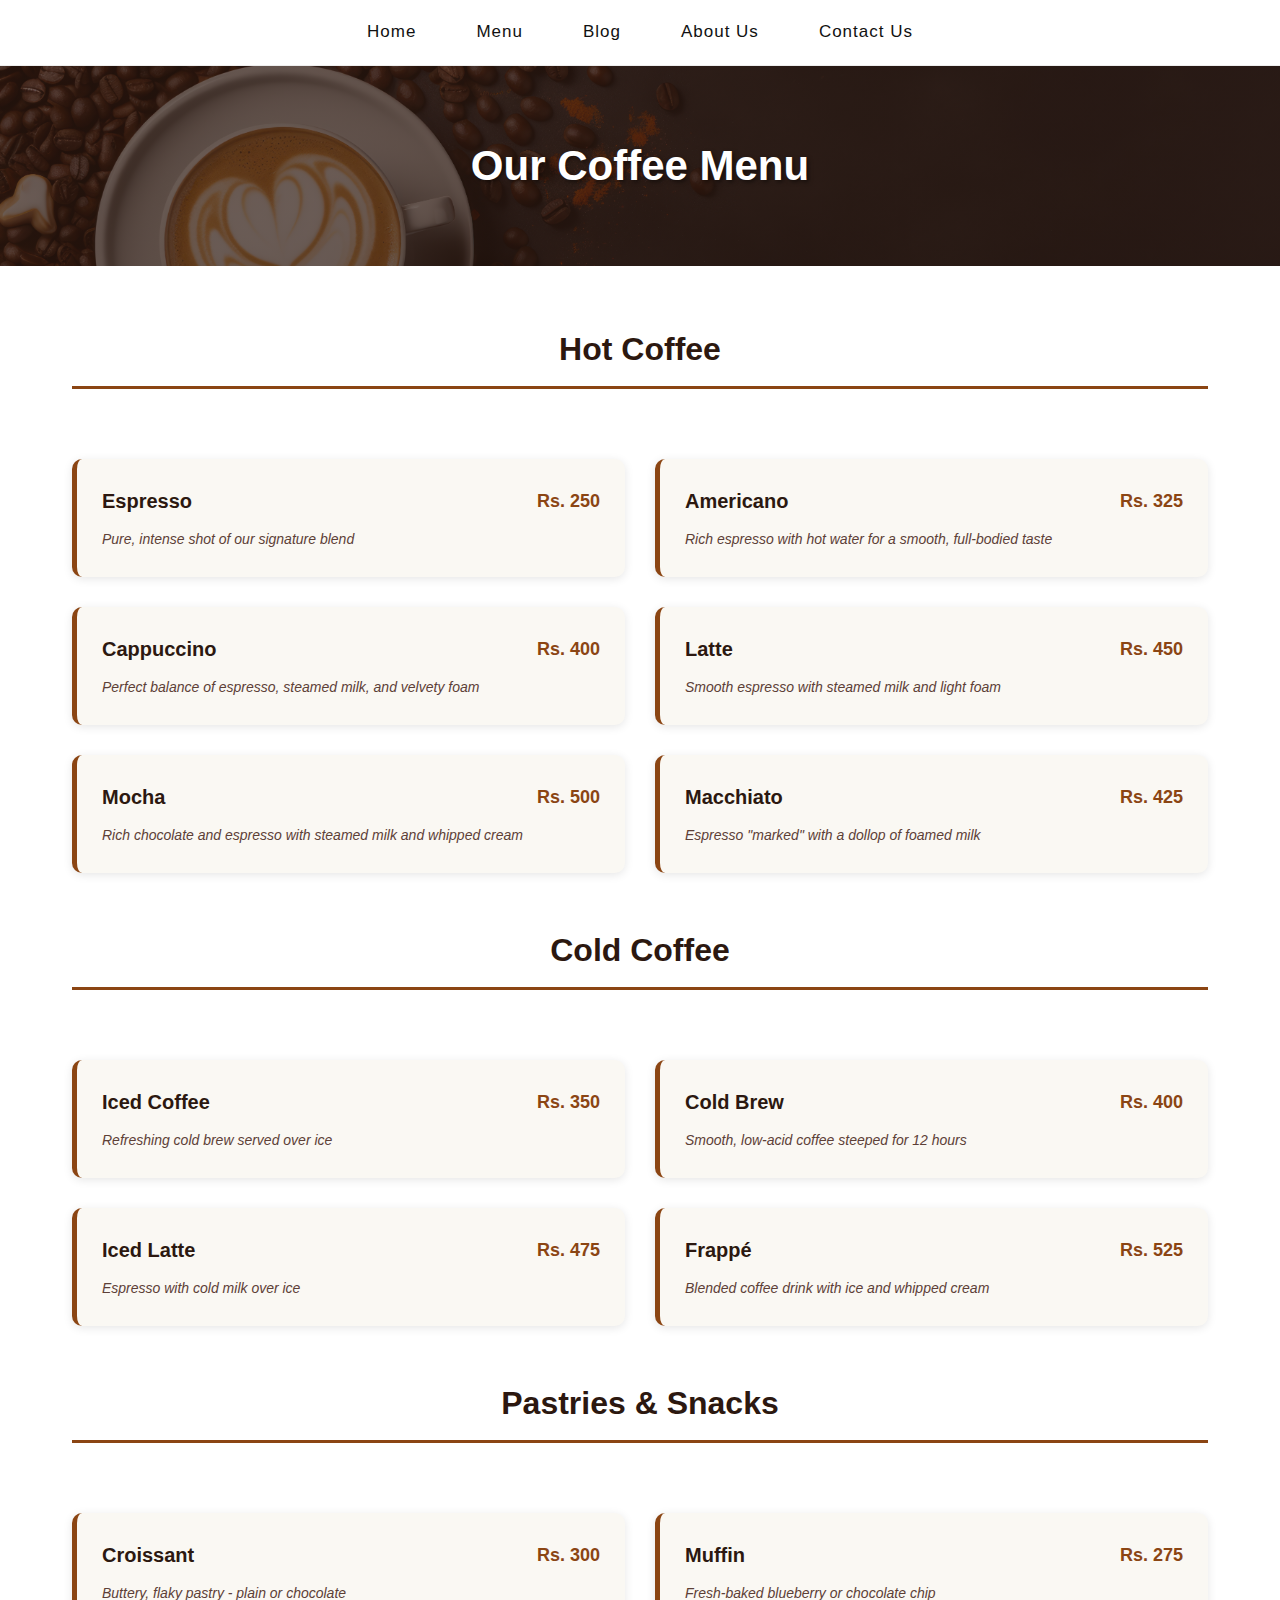
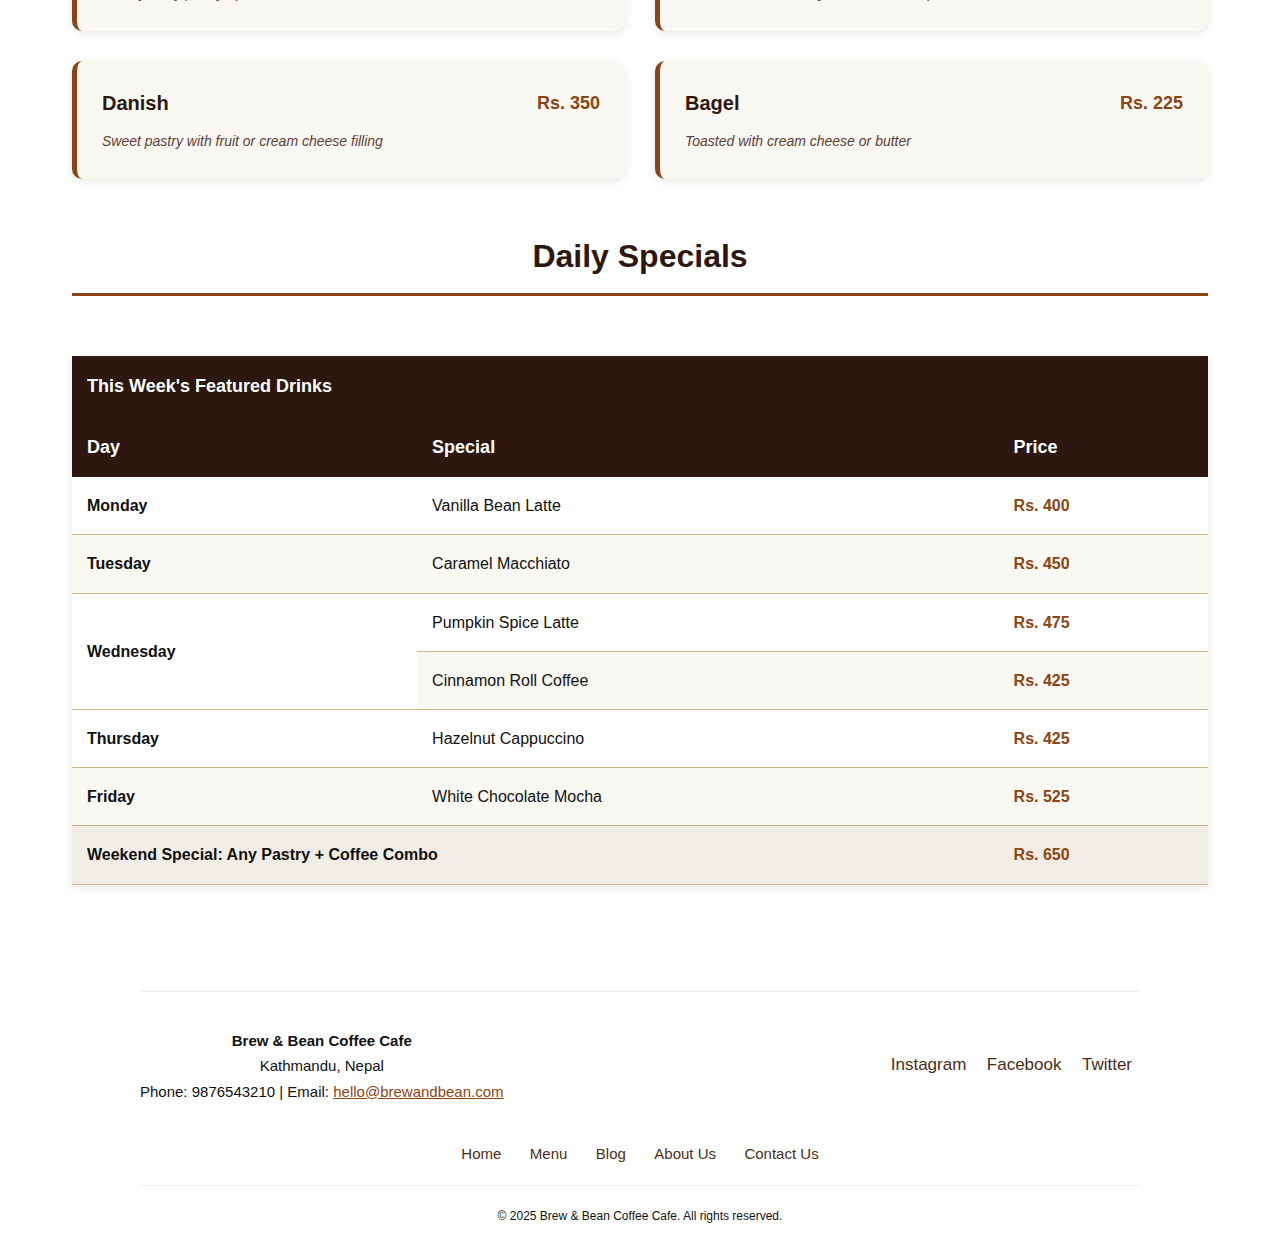
<file: menu.html>
<!DOCTYPE html>
<html lang="en">
<head>
    <meta charset="UTF-8">
    <meta name="viewport" content="width=device-width, initial-scale=1.0">
    <title>Menu - Brew & Bean Coffee Cafe</title>
    <link rel="stylesheet" href="style.css">
    <style>
        .page-header {
            background: linear-gradient(rgba(44, 24, 16, 0.7), rgba(44, 24, 16, 0.7)), url('images/coffeemenu-header.jpg');
            background-size: cover;
            background-position: center;
            height: 200px;
            display: flex;
            align-items: center;
            justify-content: center;
            color: white;
            text-align: center;
        }

        .page-header h1 {
            font-size: 42px;
            text-shadow: 2px 2px 4px rgba(0,0,0,0.5);
        }

        .main-content {
            padding: 56px 32px 56px 32px;
        }

        .menu-section {
            margin-bottom: 50px;
        }

        .menu-section h2 {
            font-size: 32px;
            color: #2c1810;
            text-align: center;
            margin-bottom: 30px;
            border-bottom: 3px solid #8b4513;
            padding-bottom: 10px;
            display: inline-block;
            width: 100%;
        }

        .menu-grid {
            display: grid;
            grid-template-columns: repeat(2, 1fr);
            gap: 30px;
            margin-top: 40px;
        }

        .menu-item {
            background: #faf8f3;
            padding: 25px;
            border-radius: 10px;
            border-left: 5px solid #8b4513;
            box-shadow: 0 2px 10px rgba(0,0,0,0.1);
            transition: transform 0.3s ease;
        }

        .menu-item:hover {
            transform: translateY(-5px);
        }

        .menu-item-header {
            display: flex;
            justify-content: space-between;
            align-items: center;
            margin-bottom: 10px;
        }

        .menu-item h3 {
            font-size: 20px;
            color: #2c1810;
        }

        .price {
            font-size: 18px;
            font-weight: bold;
            color: #8b4513;
        }

        .menu-item p {
            color: #5d4037;
            font-style: italic;
            font-size: 14px;
        }

        .specials-table {
            width: 100%;
            border-collapse: collapse;
            margin: 30px 0;
            box-shadow: 0 2px 10px rgba(0,0,0,0.1);
        }

        .specials-table th {
            background-color: #2c1810;
            color: white;
            padding: 15px;
            text-align: left;
            font-size: 18px;
        }

        .specials-table td {
            padding: 15px;
            border-bottom: 1px solid #d2b48c;
        }

        .specials-table tr:nth-child(even) {
            background-color: #faf8f3;
        }

        .specials-table tr:hover {
            background-color: #f0ede6;
        }

        .coffee-decoration {
            text-align: center;
            margin: 40px 0;
        }

        .coffee-decoration::before,
        .coffee-decoration::after {
            content: "☕";
            font-size: 24px;
            color: #8b4513;
            margin: 0 20px;
        }

    </style>
</head>
<body>
    <div class="container">
        <nav>
            <ul>
                <li><a href="index.html">Home</a></li>
                <li><a href="menu.html">Menu</a></li>
                <li><a href="blog.html">Blog</a></li>
                <li><a href="about.html">About Us</a></li>
                <li><a href="contact.html">Contact Us</a></li>
            </ul>
        </nav>

        <section class="page-header">
            <h1>Our Coffee Menu</h1>
        </section>
        <main class="main-content" style="width: 1200px; margin: 0 auto;">
            <section class="menu-section">
                <h2>Hot Coffee</h2>
                <div class="menu-grid">
                    <div class="menu-item">
                        <div class="menu-item-header">
                            <h3>Espresso</h3>
                            <span class="price">Rs. 250</span>
                        </div>
                        <p>Pure, intense shot of our signature blend</p>
                    </div>
                    <div class="menu-item">
                        <div class="menu-item-header">
                            <h3>Americano</h3>
                            <span class="price">Rs. 325</span>
                        </div>
                        <p>Rich espresso with hot water for a smooth, full-bodied taste</p>
                    </div>
                    <div class="menu-item">
                        <div class="menu-item-header">
                            <h3>Cappuccino</h3>
                            <span class="price">Rs. 400</span>
                        </div>
                        <p>Perfect balance of espresso, steamed milk, and velvety foam</p>
                    </div>
                    <div class="menu-item">
                        <div class="menu-item-header">
                            <h3>Latte</h3>
                            <span class="price">Rs. 450</span>
                        </div>
                        <p>Smooth espresso with steamed milk and light foam</p>
                    </div>
                    <div class="menu-item">
                        <div class="menu-item-header">
                            <h3>Mocha</h3>
                            <span class="price">Rs. 500</span>
                        </div>
                        <p>Rich chocolate and espresso with steamed milk and whipped cream</p>
                    </div>
                    <div class="menu-item">
                        <div class="menu-item-header">
                            <h3>Macchiato</h3>
                            <span class="price">Rs. 425</span>
                        </div>
                        <p>Espresso "marked" with a dollop of foamed milk</p>
                    </div>
                </div>
            </section>

            <section class="menu-section">
                <h2>Cold Coffee</h2>
                <div class="menu-grid">
                    <div class="menu-item">
                        <div class="menu-item-header">
                            <h3>Iced Coffee</h3>
                            <span class="price">Rs. 350</span>
                        </div>
                        <p>Refreshing cold brew served over ice</p>
                    </div>
                    <div class="menu-item">
                        <div class="menu-item-header">
                            <h3>Cold Brew</h3>
                            <span class="price">Rs. 400</span>
                        </div>
                        <p>Smooth, low-acid coffee steeped for 12 hours</p>
                    </div>
                    <div class="menu-item">
                        <div class="menu-item-header">
                            <h3>Iced Latte</h3>
                            <span class="price">Rs. 475</span>
                        </div>
                        <p>Espresso with cold milk over ice</p>
                    </div>
                    <div class="menu-item">
                        <div class="menu-item-header">
                            <h3>Frappé</h3>
                            <span class="price">Rs. 525</span>
                        </div>
                        <p>Blended coffee drink with ice and whipped cream</p>
                    </div>
                </div>
            </section>


            <section class="menu-section">
                <h2>Pastries & Snacks</h2>
                <div class="menu-grid">
                    <div class="menu-item">
                        <div class="menu-item-header">
                            <h3>Croissant</h3>
                            <span class="price">Rs. 300</span>
                        </div>
                        <p>Buttery, flaky pastry - plain or chocolate</p>
                    </div>
                    <div class="menu-item">
                        <div class="menu-item-header">
                            <h3>Muffin</h3>
                            <span class="price">Rs. 275</span>
                        </div>
                        <p>Fresh-baked blueberry or chocolate chip</p>
                    </div>
                    <div class="menu-item">
                        <div class="menu-item-header">
                            <h3>Danish</h3>
                            <span class="price">Rs. 350</span>
                        </div>
                        <p>Sweet pastry with fruit or cream cheese filling</p>
                    </div>
                    <div class="menu-item">
                        <div class="menu-item-header">
                            <h3>Bagel</h3>
                            <span class="price">Rs. 225</span>
                        </div>
                        <p>Toasted with cream cheese or butter</p>
                    </div>
                </div>
            </section>

            <section class="menu-section">
                <h2>Daily Specials</h2>
                <table class="specials-table">
                    <thead>
                        <tr>
                            <th colspan="3">This Week's Featured Drinks</th>
                        </tr>
                        <tr style="background-color: #8b4513;">
                            <th>Day</th>
                            <th>Special</th>
                            <th>Price</th>
                        </tr>
                    </thead>
                    <tbody>
                        <tr>
                            <td style="font-weight: bold;">Monday</td>
                            <td>Vanilla Bean Latte</td>
                            <td style="color: #8b4513; font-weight: bold;">Rs. 400</td>
                        </tr>
                        <tr>
                            <td style="font-weight: bold;">Tuesday</td>
                            <td>Caramel Macchiato</td>
                            <td style="color: #8b4513; font-weight: bold;">Rs. 450</td>
                        </tr>
                        <tr>
                            <td style="font-weight: bold;" rowspan="2">Wednesday</td>
                            <td>Pumpkin Spice Latte</td>
                            <td style="color: #8b4513; font-weight: bold;">Rs. 475</td>
                        </tr>
                        <tr>
                            <td>Cinnamon Roll Coffee</td>
                            <td style="color: #8b4513; font-weight: bold;">Rs. 425</td>
                        </tr>
                        <tr>
                            <td style="font-weight: bold;">Thursday</td>
                            <td>Hazelnut Cappuccino</td>
                            <td style="color: #8b4513; font-weight: bold;">Rs. 425</td>
                        </tr>
                        <tr>
                            <td style="font-weight: bold;">Friday</td>
                            <td>White Chocolate Mocha</td>
                            <td style="color: #8b4513; font-weight: bold;">Rs. 525</td>
                        </tr>
                        <tr style="background-color: #f0ede6;">
                            <td style="font-weight: bold;" colspan="2">Weekend Special: Any Pastry + Coffee Combo</td>
                            <td style="color: #8b4513; font-weight: bold;">Rs. 650</td>
                        </tr>
                    </tbody>
                </table>
            </section>
        </main>

        <footer style="width: 1000px; margin: 0 auto;">
            <div class="footer-content">
                <div class="footer-info">
                    <strong>Brew & Bean Coffee Cafe</strong><br>
                    Kathmandu, Nepal<br>
                    Phone: 9876543210 | Email: <a href="mailto:hello@brewandbean.com" style="color: #8b4513;">hello@brewandbean.com</a>
                </div>
                <div class="external-links">
                    <a href="https://www.instagram.com" target="_blank">Instagram</a>
                    <a href="https://www.facebook.com" target="_blank">Facebook</a>
                    <a href="https://www.twitter.com" target="_blank">Twitter</a>
                </div>
            </div>
            <nav class="footer-nav">
                <a href="index.html">Home</a>
                <a href="menu.html">Menu</a>
                <a href="blog.html">Blog</a>
                <a href="about.html">About Us</a>
                <a href="contact.html">Contact Us</a>
            </nav>
            <p style="margin-top: 20px; font-size: 12px;">&copy; 2025 Brew & Bean Coffee Cafe. All rights reserved.</p>
        </footer>
    </div>
</body>
</html>
</file>
<file: style.css>
* {
  margin: 0;
  padding: 0;
  box-sizing: border-box;
}

body {
  font-family: "Segoe UI", "Arial", sans-serif;
  background-color: #fff;
  color: #111;
  line-height: 1.7;
}

.container {
  width: 100vw;
  margin: 0;
  background: #fff;
  min-height: 100vh;
  box-shadow: 0 2px 24px rgba(0, 0, 0, 0.07);
  border-radius: 0;
  overflow: hidden;
}

nav {
  background: #fff;
  border-bottom: 1px solid #eee;
  padding: 18px 0 18px 0;
  position: sticky;
  top: 0;
  z-index: 100;
}

nav ul {
  list-style: none;
  display: flex;
  justify-content: center;
  align-items: center;
  gap: 36px;
}

nav ul li a {
  color: #111;
  text-decoration: none;
  font-size: 17px;
  font-weight: 500;
  letter-spacing: 1px;
  padding: 6px 12px;
  border-radius: 6px;
  transition: background 0.2s, color 0.2s;
}

nav ul li a:hover {
  background: #4b2e19;
  color: #fff;
}

footer {
  background: #fff;
  color: #111;
  padding: 36px 0 24px 0;
  text-align: center;
  border-top: 1px solid #eee;
}

.footer-content {
  display: flex;
  justify-content: space-between;
  align-items: center;
  margin-bottom: 18px;
  flex-wrap: wrap;
  gap: 16px;
}

.footer-nav a {
  color: #4b2e19;
  text-decoration: none;
  margin: 0 12px;
  font-size: 15px;
  font-weight: 500;
  transition: color 0.2s;
}

.footer-nav a:hover {
  color: #111;
}

.footer-info {
  font-size: 15px;
  line-height: 1.7;
}

.external-links a {
  color: #4b2e19;
  text-decoration: none;
  margin: 0 8px;
  font-size: 17px;
  transition: color 0.2s;
}

.external-links a:hover {
  color: #111;
  text-decoration: underline;
}
</file>
